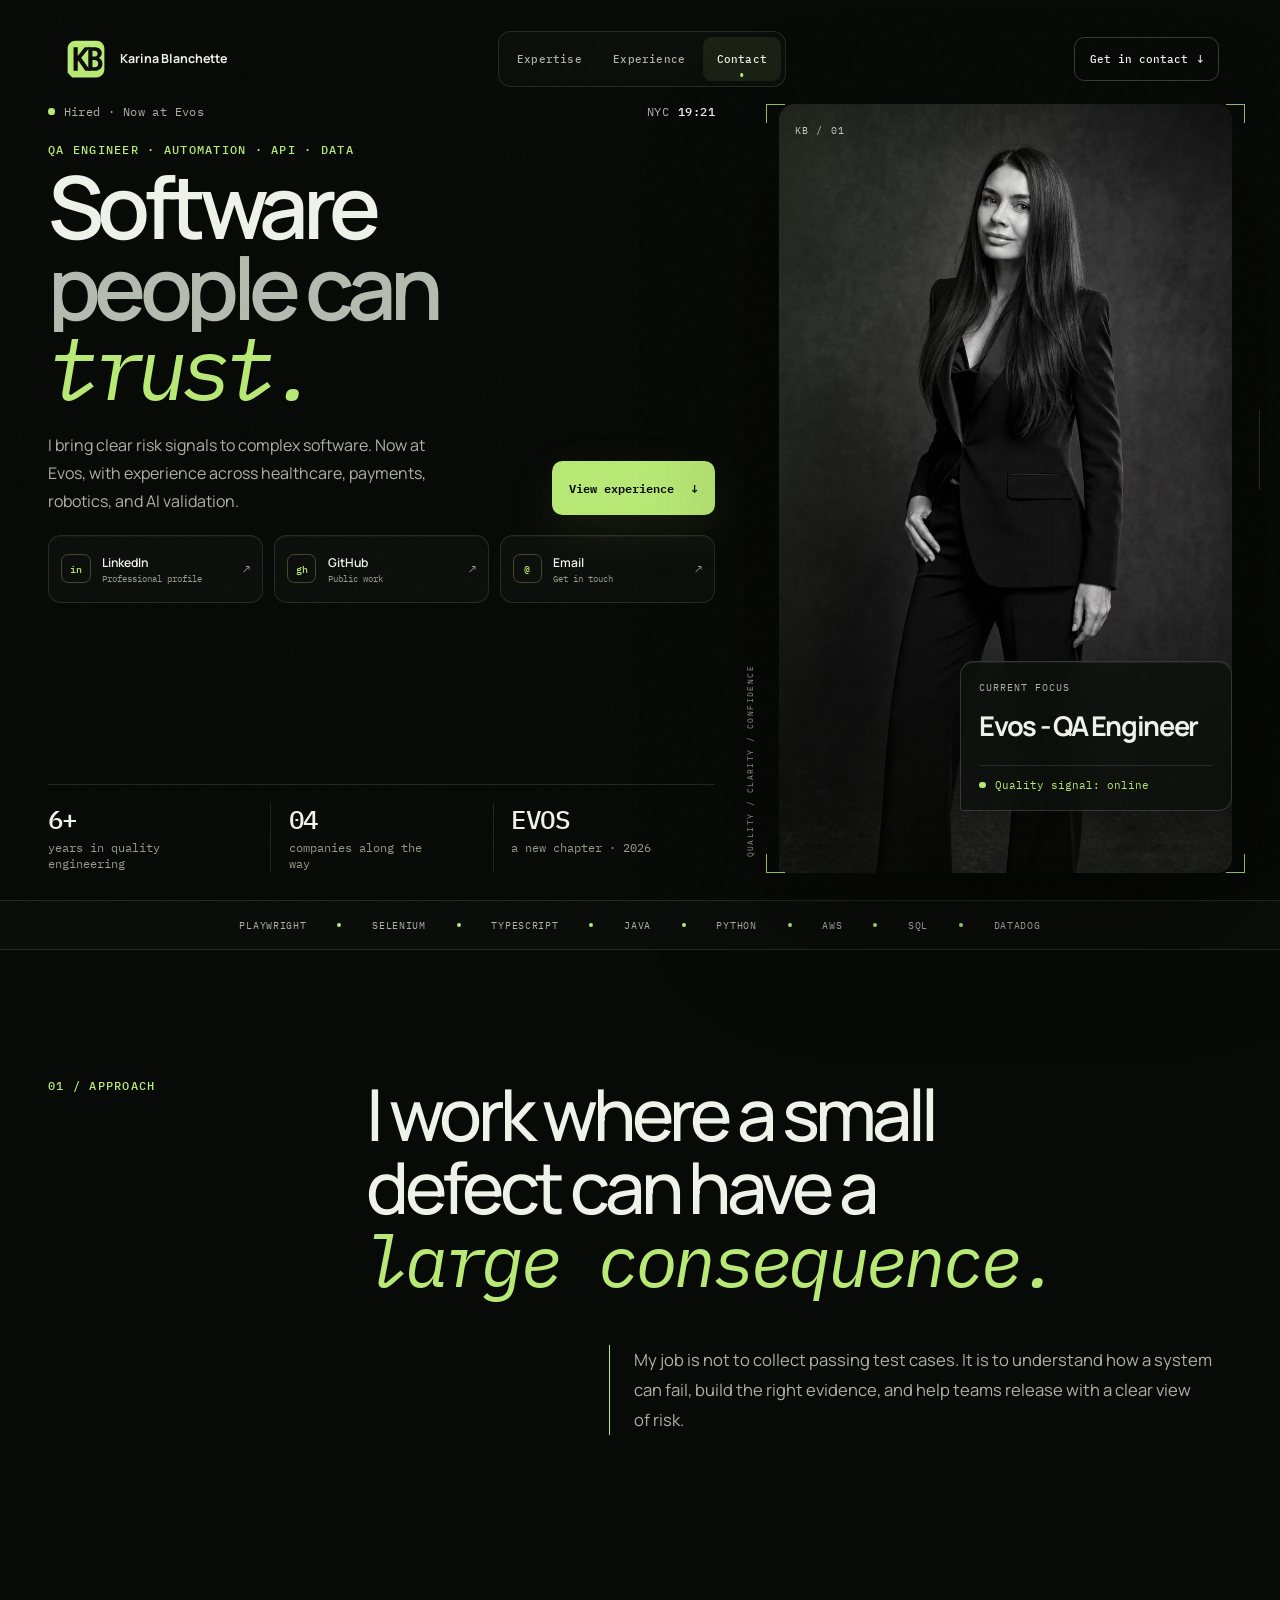
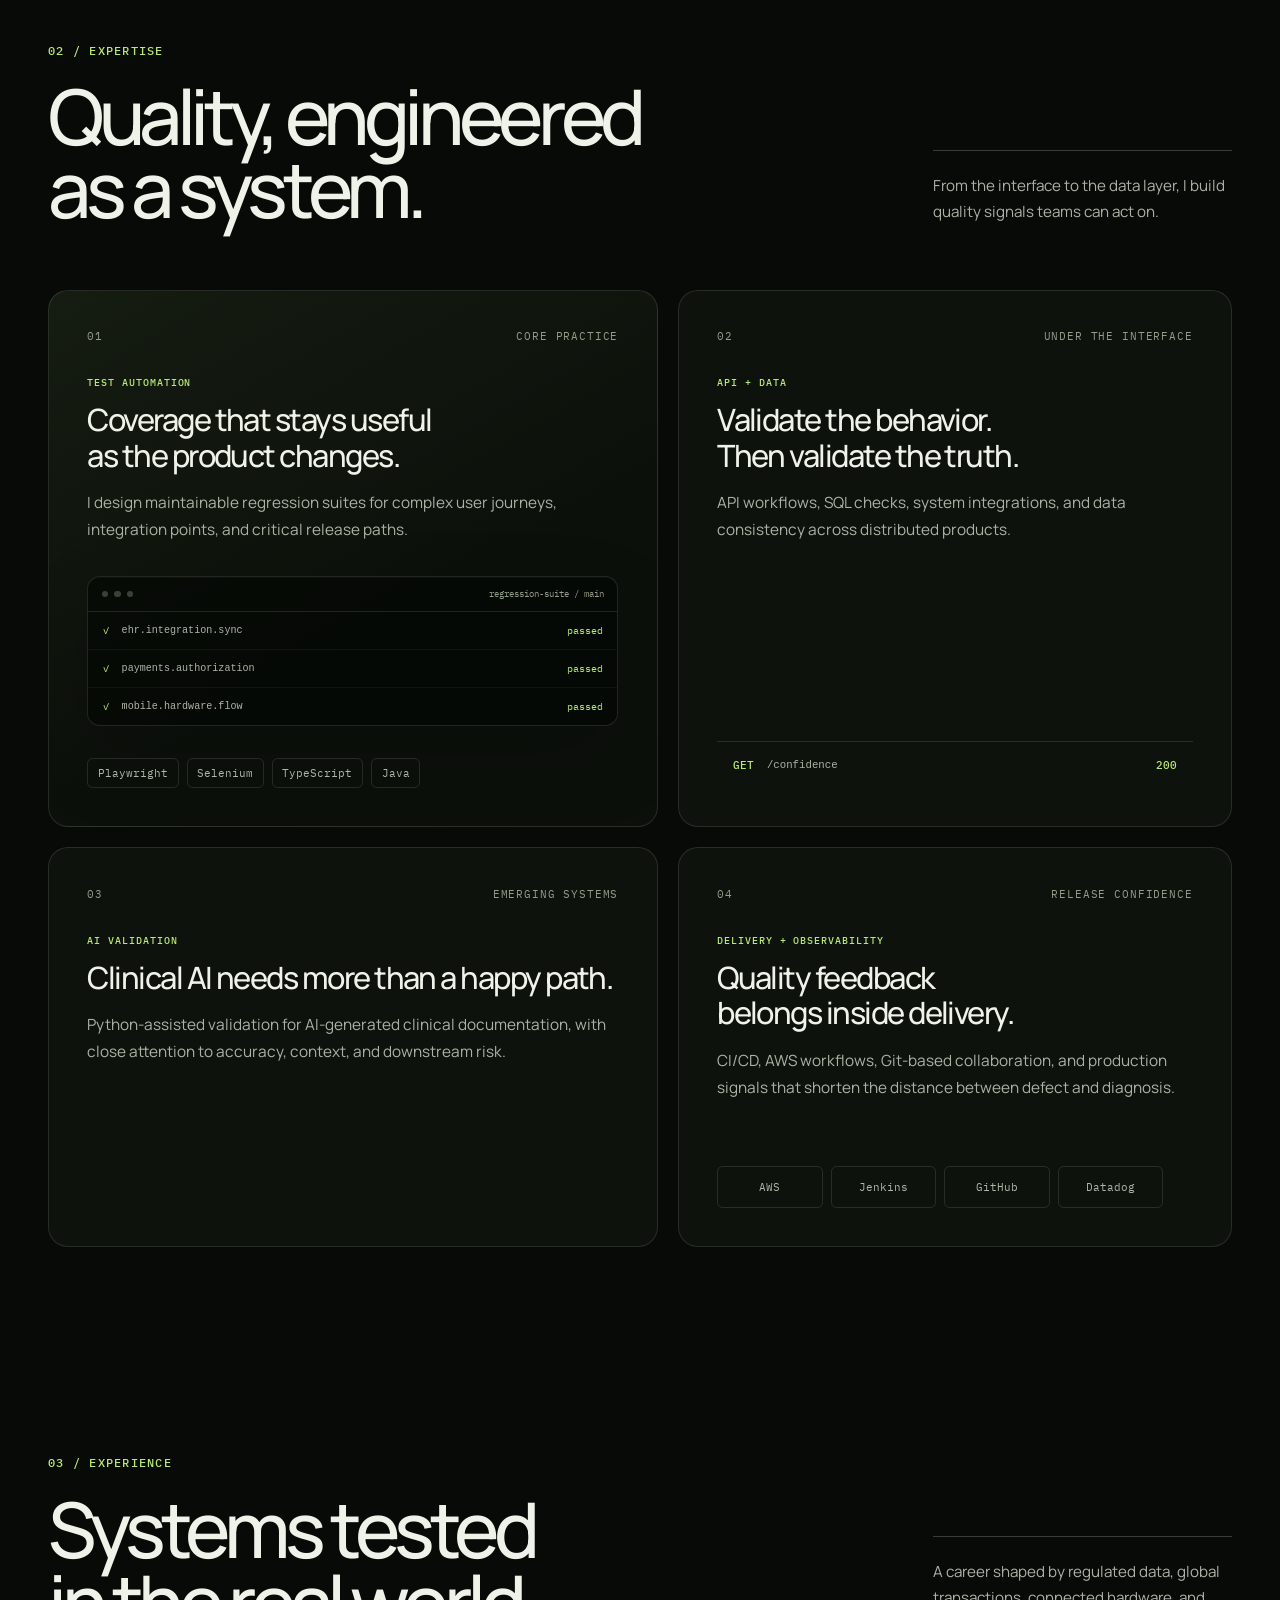
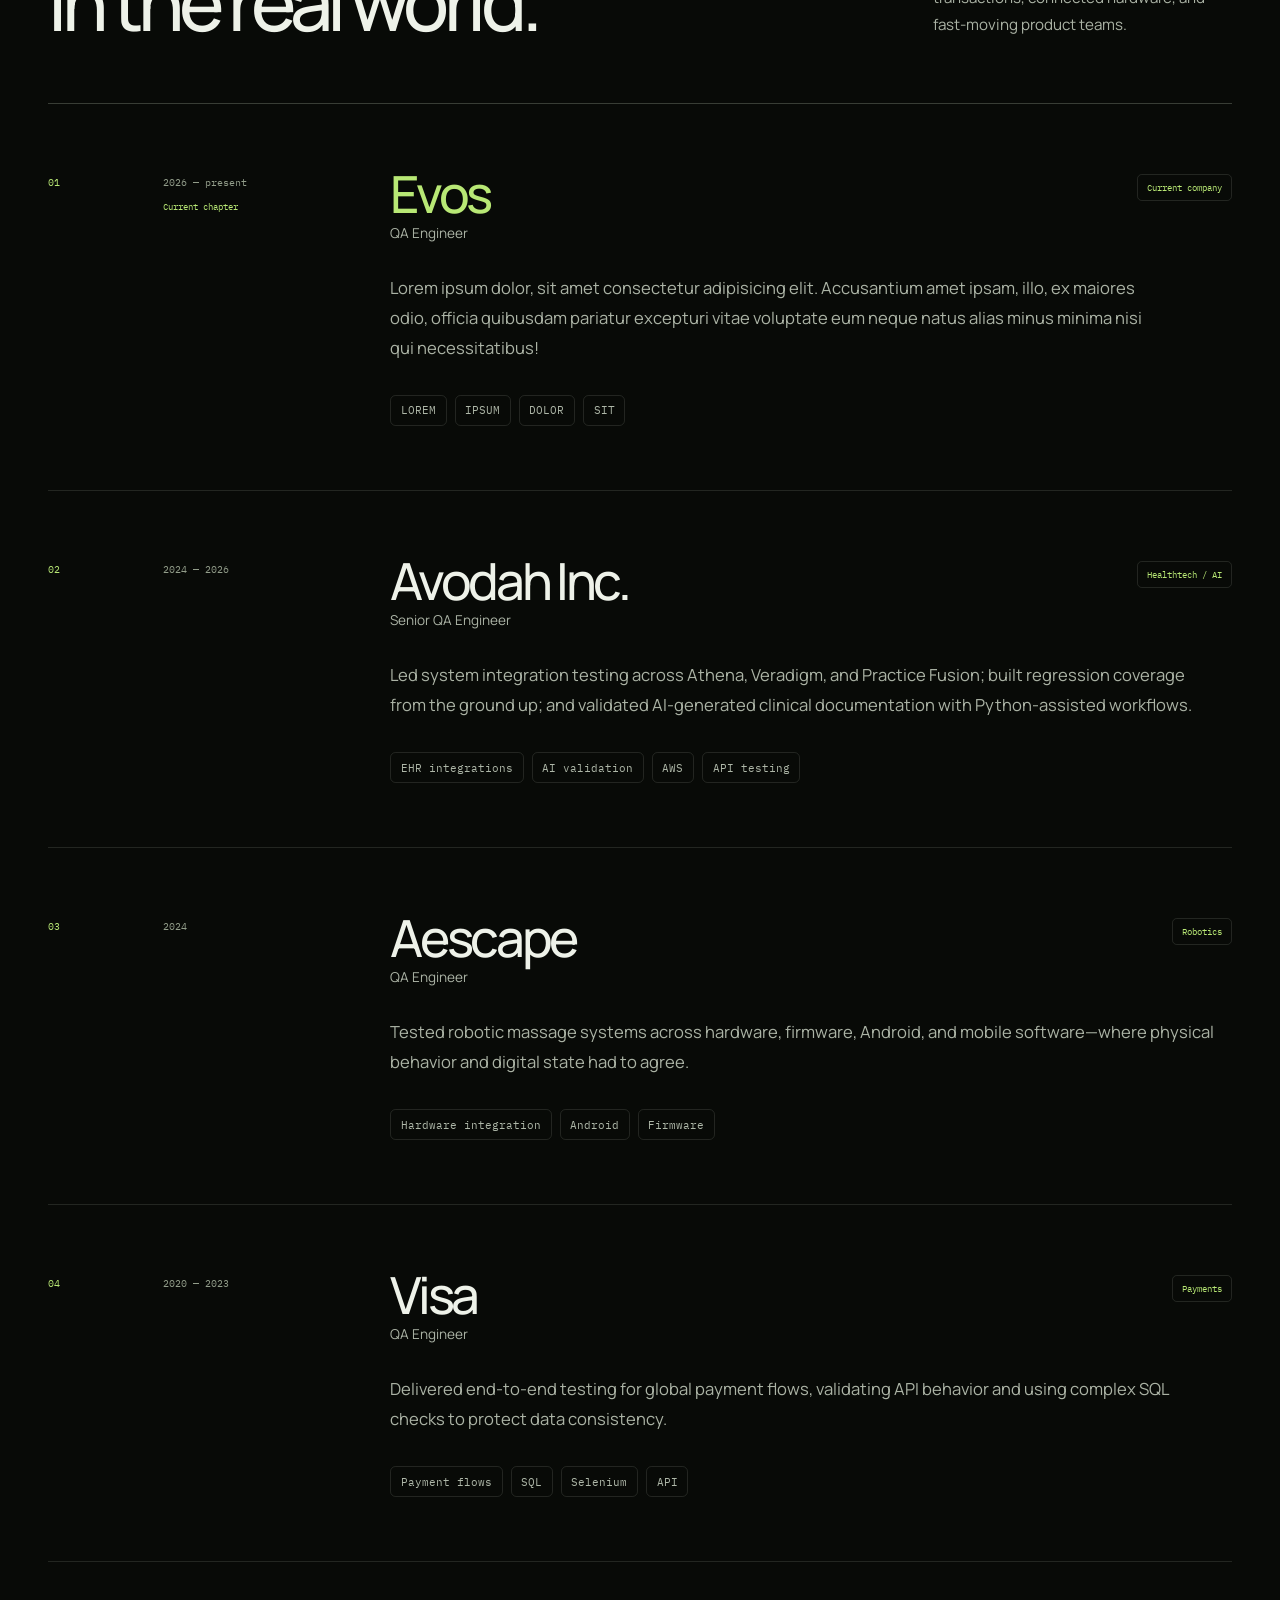
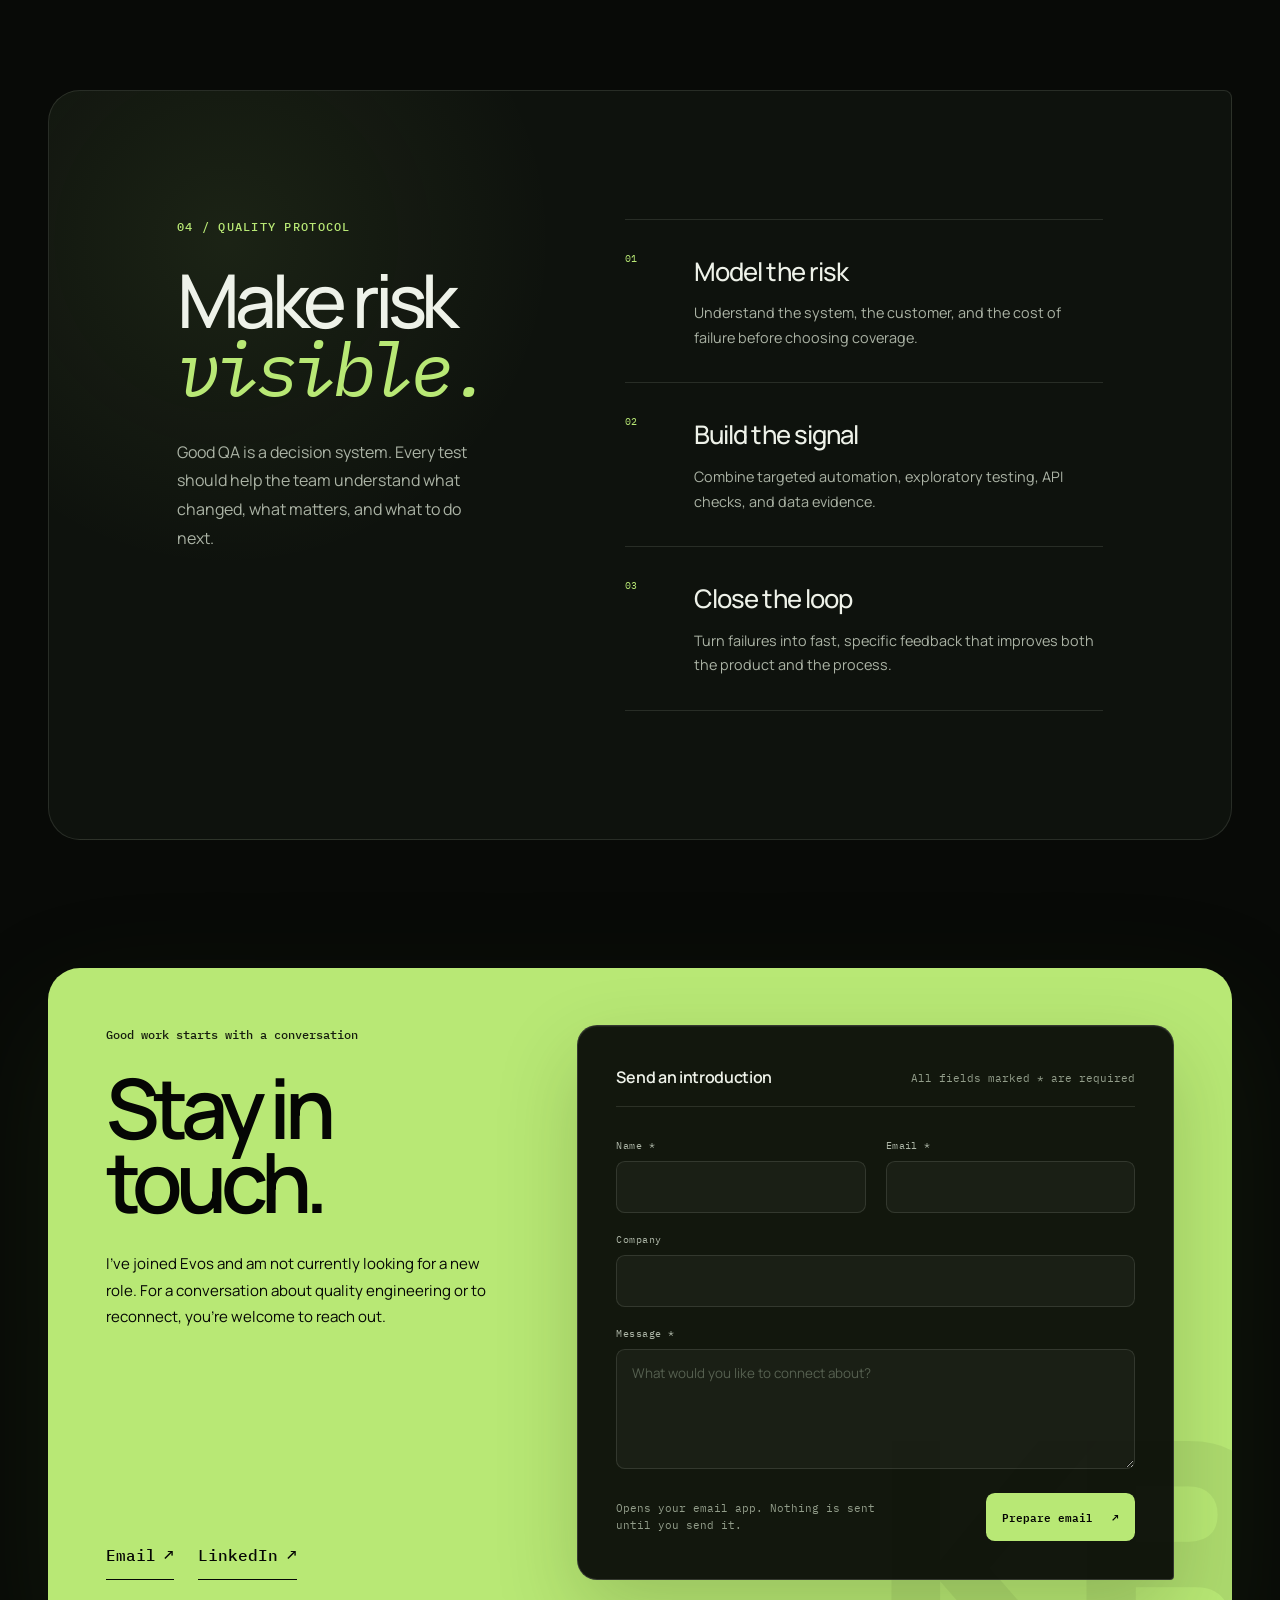
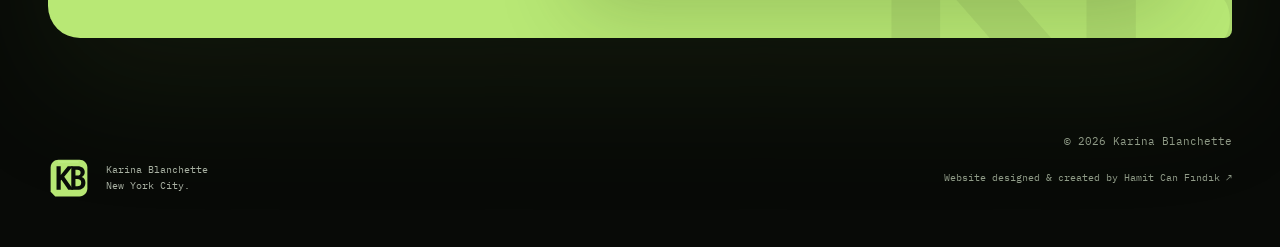
<file: index.html>
<!doctype html>
<html lang="en">

<head>
    <meta charset="UTF-8">
    <meta name="viewport" content="width=device-width, initial-scale=1">
    <meta name="theme-color" content="#080a07">
    <meta name="description"
        content="Karina Blanchette is a NYC-based QA Engineer, now at Evos since September 2026. Test automation, API and data validation for software people can trust.">
    <meta name="author" content="Karina Blanchette">
    <meta name="robots" content="index, follow, max-image-preview:large">

    <meta property="og:title" content="Karina Blanchette — QA Engineer">
    <meta property="og:description"
        content="Karina Blanchette is a NYC-based QA Engineer, now at Evos since September 2026. Test automation, API and data validation for software people can trust.">
    <meta property="og:type" content="website">
    <meta property="og:url" content="https://karinablanchette.github.io/">
    <meta property="og:site_name" content="Karina Blanchette">
    <meta property="og:locale" content="en_US">
    <meta property="og:image" content="https://karinablanchette.github.io/og-karina-blanchette-v2.jpg">
    <meta property="og:image:secure_url" content="https://karinablanchette.github.io/og-karina-blanchette-v2.jpg">
    <meta property="og:image:type" content="image/jpeg">
    <meta property="og:image:width" content="1200">
    <meta property="og:image:height" content="630">
    <meta property="og:image:alt" content="Karina Blanchette, QA Engineer — Software people can trust.">

    <meta name="twitter:card" content="summary_large_image">
    <meta name="twitter:title" content="Karina Blanchette — QA Engineer">
    <meta name="twitter:description"
        content="Karina Blanchette is a NYC-based QA Engineer, now at Evos since 2026. Test automation, API and data validation for software people can trust.">
    <meta name="twitter:image" content="https://karinablanchette.github.io/og-karina-blanchette-v2.jpg">
    <meta name="twitter:image:alt" content="Karina Blanchette, QA Engineer — Software people can trust.">

    <title>Karina Blanchette — QA Engineer | Currently at Evos</title>
    <link rel="canonical" href="https://karinablanchette.github.io/">
    <link rel="image_src" href="https://karinablanchette.github.io/og-karina-blanchette-v2.jpg">
    <link rel="icon" href="favicon.svg" type="image/svg+xml">
    <link rel="apple-touch-icon" href="apple-touch-icon.png">
    <link rel="preconnect" href="https://fonts.googleapis.com">
    <link rel="preconnect" href="https://fonts.gstatic.com" crossorigin>
    <link
        href="https://fonts.googleapis.com/css2?family=IBM+Plex+Mono:ital,wght@0,400;0,500;1,400&family=Manrope:wght@400;500;600;700;800&display=swap"
        rel="stylesheet">
    <link rel="stylesheet" href="style.css?v=2026-09">
    <script type="application/ld+json">
        {
            "@context": "https://schema.org",
            "@type": "Person",
            "name": "Karina Blanchette",
            "url": "https://karinablanchette.github.io/",
            "image": "https://karinablanchette.github.io/portrait-karina.jpg",
            "jobTitle": "QA Engineer",
            "worksFor": {"@type": "Organization", "name": "Evos"},
            "description": "NYC-based QA Engineer specializing in test automation, API and data validation, healthcare systems, payments, robotics, and AI validation.",
            "homeLocation": {
                "@type": "Place",
                "name": "New York City"
            },
            "sameAs": [
                "https://www.linkedin.com/in/karina-blanchette"
            ],
            "knowsAbout": [
                "Quality Engineering",
                "Test Automation",
                "API Testing",
                "Data Validation",
                "AI Validation"
            ]
        }
    </script>
</head>

<body data-employment="employed">
    <a class="skip-link" href="#main-content">Skip to content</a>

    <div class="page-ambient" aria-hidden="true"></div>
    <div class="noise-overlay" aria-hidden="true"></div>
    <div class="scroll-progress" aria-hidden="true"><span></span></div>

    <nav class="site-nav" aria-label="Primary navigation">
        <div class="nav-shell">
            <a class="brand magnetic" href="#top" aria-label="Karina Blanchette, home">
                <span class="brand-mark"><img src="logo-mark.svg" alt="" width="43" height="43"></span>
                <span class="brand-name">Karina Blanchette</span>
            </a>

            <div class="nav-links">
                <a href="#expertise">Expertise</a>
                <a href="#experience">Experience</a>
                <a href="#contact">Contact</a>
            </div>

            <a class="nav-resume magnetic" href="#contact">
                Get in contact <span aria-hidden="true">↓</span>
            </a>
        </div>
    </nav>

    <main id="main-content">
        <header class="hero" id="top">
            <div class="hero-copy">
                <div class="hero-meta" data-reveal>
                    <span class="availability"><i aria-hidden="true"></i> Hired · Now at Evos</span>
                    <span class="ny-time"><span class="time-label">NYC</span> <strong data-ny-time>--:--</strong></span>
                </div>

                <p class="eyebrow" data-reveal>QA Engineer · Automation · API · Data</p>
                <h1 aria-label="Software people can trust">
                    <span class="hero-line"><span>Software</span></span>
                    <span class="hero-line"><span>people can</span></span>
                    <span class="hero-line accent-line"><span>trust.</span></span>
                </h1>

                <div class="hero-intro" data-reveal>
                    <p>I bring clear risk signals to complex software. Now at Evos, with experience across healthcare,
                        payments, robotics, and AI validation.</p>
                    <div class="hero-actions">
                        <a class="button button-primary magnetic" href="#experience">View experience <span
                                aria-hidden="true">↓</span></a>
                    </div>
                </div>

                <div class="hero-socials" aria-label="Connect with Karina">
                    <a class="social-card" href="https://www.linkedin.com/in/karina-blanchette" target="_blank"
                        rel="noopener">
                        <span class="social-mark" aria-hidden="true">in</span>
                        <span><strong>LinkedIn</strong><small>Professional profile</small></span>
                        <span class="social-arrow" aria-hidden="true">↗</span>
                    </a>
                    <a class="social-card" href="https://github.com/karinablanchette" target="_blank" rel="noopener">
                        <span class="social-mark" aria-hidden="true">gh</span>
                        <span><strong>GitHub</strong><small>Public work</small></span>
                        <span class="social-arrow" aria-hidden="true">↗</span>
                    </a>
                    <a class="social-card" href="mailto:karinablanchette1@gmail.com">
                        <span class="social-mark" aria-hidden="true">@</span>
                        <span><strong>Email</strong><small>Get in touch</small></span>
                        <span class="social-arrow" aria-hidden="true">↗</span>
                    </a>
                </div>

                <dl class="hero-stats" data-reveal>
                    <div>
                        <dt>6+</dt>
                        <dd>years in quality engineering</dd>
                    </div>
                    <div>
                        <dt>04</dt>
                        <dd>companies along the way</dd>
                    </div>
                    <div>
                        <dt>EVOS</dt>
                        <dd>a new chapter · 2026</dd>
                    </div>
                </dl>
            </div>

            <div class="hero-visual" data-portrait>
                <div class="portrait-hud" aria-hidden="true">
                    <span class="corner corner-tl"></span>
                    <span class="corner corner-tr"></span>
                    <span class="corner corner-bl"></span>
                    <span class="corner corner-br"></span>
                    <span class="scan-line"></span>
                </div>
                <div class="portrait-frame">
                    <img src="portrait-karina.jpg" alt="Portrait of Karina Blanchette" width="864" height="1821"
                        fetchpriority="high" decoding="async">
                </div>
                <div class="visual-index" aria-hidden="true">KB / 01</div>
                <div class="signal-card" data-reveal>
                    <span class="signal-label">Current Focus</span>
                    <strong>Evos - QA Engineer</strong>
                    <span class="signal-reading"><i></i> Quality signal: online</span>
                </div>
                <p class="vertical-note" aria-hidden="true">QUALITY / CLARITY / CONFIDENCE</p>
            </div>
        </header>

        <div class="tech-rail" aria-label="Core technologies">
            <div class="tech-track">
                <span>Playwright</span><i></i><span>Selenium</span><i></i><span>TypeScript</span><i></i><span>Java</span><i></i><span>Python</span><i></i><span>AWS</span><i></i><span>SQL</span><i></i><span>Datadog</span>
            </div>
        </div>

        <section class="manifesto shell" aria-labelledby="manifesto-title">
            <div class="section-index" data-reveal>01 / Approach</div>
            <div class="manifesto-copy">
                <h2 id="manifesto-title" data-reveal>I work where a small defect can have a <em>large consequence.</em>
                </h2>
                <p data-reveal>My job is not to collect passing test cases. It is to understand how a system can fail,
                    build the right evidence, and help teams release with a clear view of risk.</p>
            </div>
        </section>

        <section class="expertise shell" id="expertise" aria-labelledby="expertise-title">
            <div class="section-heading">
                <div>
                    <p class="section-index" data-reveal>02 / Expertise</p>
                    <h2 id="expertise-title" data-reveal>Quality, engineered<br>as a system.</h2>
                </div>
                <p class="section-summary" data-reveal>From the interface to the data layer, I build quality signals
                    teams can act on.</p>
            </div>

            <div class="capability-grid">
                <article class="capability capability-primary" data-reveal>
                    <div class="card-topline">
                        <span>01</span>
                        <span>Core practice</span>
                    </div>
                    <div>
                        <p class="card-kicker">Test automation</p>
                        <h3>Coverage that stays useful as the product changes.</h3>
                        <p>I design maintainable regression suites for complex user journeys, integration points, and
                            critical release paths.</p>
                    </div>
                    <div class="test-console" aria-label="Automation coverage example">
                        <div class="console-bar"><span></span><span></span><span></span><strong>regression-suite /
                                main</strong></div>
                        <div class="console-row"><span>✓</span><code>ehr.integration.sync</code><em>passed</em></div>
                        <div class="console-row"><span>✓</span><code>payments.authorization</code><em>passed</em></div>
                        <div class="console-row"><span>✓</span><code>mobile.hardware.flow</code><em>passed</em></div>
                    </div>
                    <div class="tag-list">
                        <span>Playwright</span><span>Selenium</span><span>TypeScript</span><span>Java</span></div>
                </article>

                <article class="capability capability-api" data-reveal>
                    <div class="card-topline"><span>02</span><span>Under the interface</span></div>
                    <div>
                        <p class="card-kicker">API + data</p>
                        <h3>Validate the behavior. Then validate the truth.</h3>
                        <p>API workflows, SQL checks, system integrations, and data consistency across distributed
                            products.</p>
                    </div>
                    <div class="api-signature" aria-hidden="true">
                        <span>GET</span><code>/confidence</code><strong>200</strong></div>
                </article>

                <article class="capability capability-ai" data-reveal>
                    <div class="card-topline"><span>03</span><span>Emerging systems</span></div>
                    <div>
                        <p class="card-kicker">AI validation</p>
                        <h3>Clinical AI needs more than a happy path.</h3>
                        <p>Python-assisted validation for AI-generated clinical documentation, with close attention to
                            accuracy, context, and downstream risk.</p>
                    </div>
                </article>

                <article class="capability capability-platform" data-reveal>
                    <div class="card-topline"><span>04</span><span>Release confidence</span></div>
                    <div>
                        <p class="card-kicker">Delivery + observability</p>
                        <h3>Quality feedback belongs inside delivery.</h3>
                        <p>CI/CD, AWS workflows, Git-based collaboration, and production signals that shorten the
                            distance between defect and diagnosis.</p>
                    </div>
                    <div class="platform-tags" aria-hidden="true">
                        <span>AWS</span><span>Jenkins</span><span>GitHub</span><span>Datadog</span></div>
                </article>
            </div>
        </section>

        <section class="experience shell" id="experience" aria-labelledby="experience-title">
            <div class="section-heading experience-heading">
                <div>
                    <p class="section-index" data-reveal>03 / Experience</p>
                    <h2 id="experience-title" data-reveal>Systems tested<br>in the real world.</h2>
                </div>
                <p class="section-summary" data-reveal>A career shaped by regulated data, global transactions, connected
                    hardware, and fast-moving product teams.</p>
            </div>

            <div class="experience-list">
                <article class="experience-item experience-current" data-reveal>
                    <div class="experience-number">01</div>
                    <div class="experience-date"><span><time datetime="2026-09">2026</time> — present</span><i>Current
                            chapter</i></div>
                    <div class="experience-content">
                        <div class="experience-title-row">
                            <div>
                                <h3>Evos</h3>
                                <p>QA Engineer</p>
                            </div>
                            <span class="experience-domain">Current company</span>
                        </div>
                        <p>
                            Lorem ipsum dolor, sit amet consectetur adipisicing elit. Accusantium amet ipsam, illo, ex
                            maiores odio, officia quibusdam pariatur excepturi vitae voluptate eum neque natus alias
                            minus minima nisi qui necessitatibus!
                        </p>
                        <div class="tag-list"><span>LOREM</span><span>IPSUM</span><span>DOLOR</span><span>SIT</span>
                        </div>
                    </div>
                </article>
                <article class="experience-item" data-reveal>
                    <div class="experience-number">02</div>
                    <div class="experience-date"><span>2024 — 2026</span></div>
                    <div class="experience-content">
                        <div class="experience-title-row">
                            <div>
                                <h3>Avodah Inc.</h3>
                                <p>Senior QA Engineer</p>
                            </div>
                            <span class="experience-domain">Healthtech / AI</span>
                        </div>
                        <p>Led system integration testing across Athena, Veradigm, and Practice Fusion; built regression
                            coverage from the ground up; and validated AI-generated clinical documentation with
                            Python-assisted workflows.</p>
                        <div class="tag-list"><span>EHR integrations</span><span>AI
                                validation</span><span>AWS</span><span>API testing</span></div>
                    </div>
                </article>

                <article class="experience-item" data-reveal>
                    <div class="experience-number">03</div>
                    <div class="experience-date"><span>2024</span></div>
                    <div class="experience-content">
                        <div class="experience-title-row">
                            <div>
                                <h3>Aescape</h3>
                                <p>QA Engineer</p>
                            </div>
                            <span class="experience-domain">Robotics</span>
                        </div>
                        <p>Tested robotic massage systems across hardware, firmware, Android, and mobile software—where
                            physical behavior and digital state had to agree.</p>
                        <div class="tag-list"><span>Hardware integration</span><span>Android</span><span>Firmware</span>
                        </div>
                    </div>
                </article>

                <article class="experience-item" data-reveal>
                    <div class="experience-number">04</div>
                    <div class="experience-date"><span>2020 — 2023</span></div>
                    <div class="experience-content">
                        <div class="experience-title-row">
                            <div>
                                <h3>Visa</h3>
                                <p>QA Engineer</p>
                            </div>
                            <span class="experience-domain">Payments</span>
                        </div>
                        <p>Delivered end-to-end testing for global payment flows, validating API behavior and using
                            complex SQL checks to protect data consistency.</p>
                        <div class="tag-list"><span>Payment
                                flows</span><span>SQL</span><span>Selenium</span><span>API</span></div>
                    </div>
                </article>

            </div>
        </section>

        <section class="protocol shell" aria-labelledby="protocol-title">
            <div class="protocol-intro">
                <p class="section-index" data-reveal>04 / Quality protocol</p>
                <h2 id="protocol-title" data-reveal>Make risk<br><em>visible.</em></h2>
                <p data-reveal>Good QA is a decision system. Every test should help the team understand what changed,
                    what matters, and what to do next.</p>
            </div>
            <ol class="protocol-list">
                <li data-reveal>
                    <span>01</span>
                    <div>
                        <h3>Model the risk</h3>
                        <p>Understand the system, the customer, and the cost of failure before choosing coverage.</p>
                    </div>
                </li>
                <li data-reveal>
                    <span>02</span>
                    <div>
                        <h3>Build the signal</h3>
                        <p>Combine targeted automation, exploratory testing, API checks, and data evidence.</p>
                    </div>
                </li>
                <li data-reveal>
                    <span>03</span>
                    <div>
                        <h3>Close the loop</h3>
                        <p>Turn failures into fast, specific feedback that improves both the product and the process.
                        </p>
                    </div>
                </li>
            </ol>
        </section>

        <section class="contact shell" id="contact" aria-labelledby="contact-title">
            <div class="contact-card" data-reveal>
                <div class="contact-layout">
                    <div class="contact-copy">
                        <p class="contact-eyebrow">Good work starts with a conversation</p>
                        <h2 id="contact-title">Stay in touch.</h2>
                        <p>I’ve joined Evos and am not currently looking for a new role. For a conversation about
                            quality engineering or to reconnect, you’re welcome to reach out.</p>
                        <div class="contact-actions">
                            <a class="contact-link magnetic" href="mailto:karinablanchette1@gmail.com">Email <span
                                    aria-hidden="true">↗</span></a>
                            <a class="contact-link magnetic" href="https://www.linkedin.com/in/karina-blanchette"
                                target="_blank" rel="noopener">LinkedIn <span aria-hidden="true">↗</span></a>

                        </div>
                    </div>

                    <form class="contact-form" data-contact-form novalidate>
                        <div class="form-heading">
                            <span>Send an introduction</span>
                            <em>All fields marked * are required</em>
                        </div>
                        <div class="form-grid">
                            <label>
                                <span>Name *</span>
                                <input type="text" name="name" autocomplete="name" required>
                            </label>
                            <label>
                                <span>Email *</span>
                                <input type="email" name="email" autocomplete="email" required>
                            </label>
                            <label class="form-wide">
                                <span>Company</span>
                                <input type="text" name="company" autocomplete="organization">
                            </label>
                            <label class="form-wide">
                                <span>Message *</span>
                                <textarea name="message" rows="4" minlength="12" required
                                    placeholder="What would you like to connect about?"></textarea>
                            </label>
                        </div>
                        <div class="form-submit-row">
                            <p class="form-status" id="form-status" data-form-status aria-live="polite">Opens your email
                                app. Nothing is sent until you send it.</p>
                            <button class="form-submit magnetic" type="submit">Prepare email <span
                                    aria-hidden="true">↗</span></button>
                        </div>
                    </form>
                </div>
            </div>
        </section>
    </main>

    <footer class="site-footer shell">
        <div class="footer-brand"><span class="brand-mark"><img src="logo-mark.svg" alt="" width="43"
                    height="43"></span><span>Karina Blanchette<br>New York City.</span></div>
        <div class="footer-meta">
            <p class="copyright">© <span data-year>2026</span> Karina Blanchette</p>
            <a class="footer-credit" href="https://hamitcf.info" target="_blank" rel="noopener">Website designed &amp;
                created by Hamit Can Fındık ↗</a>
        </div>
    </footer>

    <script src="script.js?v=2026-09" defer></script>
</body>

</html>
</file>
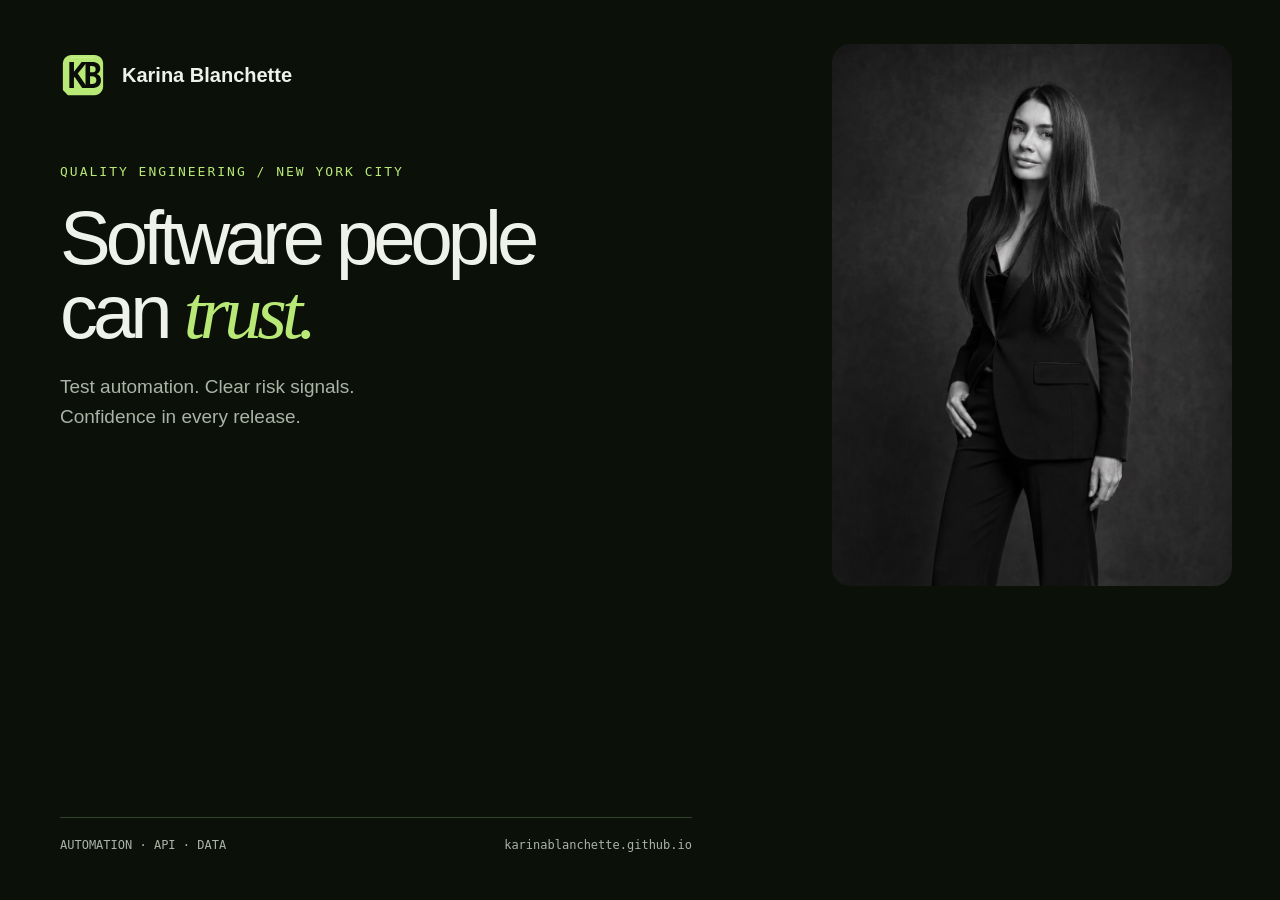
<file: src/social-preview.html>
<!doctype html>
<html lang="en">
<head>
  <meta charset="utf-8">
  <meta name="viewport" content="width=device-width, initial-scale=1">
  <meta name="robots" content="noindex">
  <title>Karina Blanchette — social preview artwork</title>
  <style>
    * { box-sizing: border-box; }
    html, body { margin: 0; width: 1200px; height: 630px; overflow: hidden; }
    body { background: #0b1009; color: #eef2e9; font-family: Arial, sans-serif; padding: 52px 60px; }
    .brand { display: flex; align-items: center; gap: 16px; font-size: 20px; font-weight: 600; }
    .brand img { width: 46px; height: 46px; }
    .role { color: #b8e875; font: 13px monospace; letter-spacing: 2px; margin-top: 66px; }
    h1 { position: relative; z-index: 2; margin: 22px 0; font-size: 76px; font-weight: 500; line-height: 0.98; letter-spacing: -5px; }
    em { color: #b8e875; font-family: Georgia, serif; font-weight: 400; }
    .summary { width: 530px; color: #abb3a5; font-size: 19px; line-height: 1.6; }
    .portrait { position: absolute; right: 48px; top: 44px; width: 400px; height: 542px; object-fit: cover; object-position: 50% 6%; border-radius: 18px; }
    .footer { position: absolute; bottom: 48px; left: 60px; width: 632px; padding-top: 20px; border-top: 1px solid #34412b; display: flex; justify-content: space-between; color: #abb3a5; font: 12px monospace; }
  </style>
</head>
<body>
  <div class="brand"><img src="../logo-mark.svg" alt="">Karina Blanchette</div>
  <p class="role">QUALITY ENGINEERING / NEW YORK CITY</p>
  <h1>Software people<br>can <em>trust.</em></h1>
  <p class="summary">Test automation. Clear risk signals.<br>Confidence in every release.</p>
  <img class="portrait" src="../portrait-karina.jpg" alt="Portrait of Karina Blanchette">
  <div class="footer"><span>AUTOMATION · API · DATA</span><span>karinablanchette.github.io</span></div>
</body>
</html>
</file>
<file: style.css>
:root {
    --bg: #080a07;
    --bg-deep: #050604;
    --surface: #0e120d;
    --surface-2: #131812;
    --text: #eef2e9;
    --muted: #abb3a5;
    --faint: #929d8a;
    --accent: #b8e875;
    --accent-dark: #161d0e;
    --line: rgba(226, 239, 218, 0.12);
    --line-strong: rgba(226, 239, 218, 0.22);
    --mono: "IBM Plex Mono", monospace;
    --sans: "Manrope", sans-serif;
    --shell: min(1400px, calc(100% - 6rem));
    --ease: cubic-bezier(0.22, 1, 0.36, 1);
}

* {
    box-sizing: border-box;
    margin: 0;
    padding: 0;
}

html {
    scroll-behavior: smooth;
    scroll-padding-top: 7rem;
    background: var(--bg);
}

body {
    min-width: 320px;
    overflow-x: clip;
    background: var(--bg);
    color: var(--text);
    font-family: var(--sans);
    font-size: 16px;
    line-height: 1.6;
    -webkit-font-smoothing: antialiased;
}

body::before {
    content: "";
    position: fixed;
    inset: 0;
    z-index: -3;
    background-image:
        linear-gradient(rgba(184, 232, 117, 0.018) 1px, transparent 1px),
        linear-gradient(90deg, rgba(184, 232, 117, 0.018) 1px, transparent 1px);
    background-size: 72px 72px;
    mask-image: linear-gradient(to bottom, black, transparent 85%);
    pointer-events: none;
}

::selection {
    background: var(--accent);
    color: var(--bg-deep);
}

::-webkit-scrollbar {
    width: 10px;
}

::-webkit-scrollbar-track {
    background: var(--bg-deep);
}

::-webkit-scrollbar-thumb {
    border: 3px solid var(--bg-deep);
    border-radius: 10px;
    background: #394431;
}

a {
    color: inherit;
    text-decoration: none;
}

a:focus-visible,
button:focus-visible {
    outline: 2px solid var(--accent);
    outline-offset: 5px;
}

img {
    display: block;
    max-width: 100%;
}

.skip-link {
    position: fixed;
    top: 1rem;
    left: 1rem;
    z-index: 1000;
    padding: 0.8rem 1rem;
    transform: translateY(-160%);
    background: var(--accent);
    color: var(--bg-deep);
    font: 600 0.8rem var(--mono);
    transition: transform 180ms ease;
}

.skip-link:focus {
    transform: translateY(0);
}

.page-ambient {
    position: fixed;
    inset: -30%;
    z-index: -2;
    pointer-events: none;
    background:
        radial-gradient(circle at 82% 18%, rgba(161, 211, 99, 0.11), transparent 22%),
        radial-gradient(circle at 18% 75%, rgba(85, 112, 68, 0.07), transparent 25%);
    filter: blur(30px);
}

.noise-overlay {
    position: fixed;
    inset: 0;
    z-index: 500;
    opacity: 0.035;
    pointer-events: none;
    background-image: url("data:image/svg+xml,%3Csvg viewBox='0 0 180 180' xmlns='http://www.w3.org/2000/svg'%3E%3Cfilter id='n'%3E%3CfeTurbulence type='fractalNoise' baseFrequency='.82' numOctaves='4' stitchTiles='stitch'/%3E%3C/filter%3E%3Crect width='100%25' height='100%25' filter='url(%23n)' opacity='.75'/%3E%3C/svg%3E");
}

.cursor-glow {
    position: fixed;
    top: 0;
    left: 0;
    z-index: 1;
    width: 24rem;
    height: 24rem;
    border-radius: 50%;
    opacity: 0;
    pointer-events: none;
    background: radial-gradient(circle, rgba(184, 232, 117, 0.08), transparent 68%);
    transform: translate(-50%, -50%);
}

.scroll-progress {
    position: fixed;
    right: 1.25rem;
    top: 50%;
    z-index: 90;
    width: 1px;
    height: 5rem;
    overflow: hidden;
    background: rgba(255, 255, 255, 0.12);
    transform: translateY(-50%);
}

.scroll-progress span {
    display: block;
    width: 100%;
    height: 100%;
    background: var(--accent);
    transform: scaleY(0);
    transform-origin: top;
}

.shell {
    width: var(--shell);
    margin-inline: auto;
}

.site-nav {
    position: fixed;
    top: 1.25rem;
    left: 50%;
    z-index: 100;
    width: var(--shell);
    transform: translateX(-50%);
}

.nav-shell {
    min-height: 4.5rem;
    padding: 0.65rem 0.75rem 0.65rem 1rem;
    display: grid;
    grid-template-columns: 1fr auto 1fr;
    align-items: center;
    border: 1px solid transparent;
    border-radius: 1rem;
    transition: background 300ms ease, border-color 300ms ease, box-shadow 300ms ease;
}

.site-nav.scrolled .nav-shell {
    border-color: var(--line);
    background: rgba(10, 13, 9, 0.76);
    box-shadow: 0 1.2rem 3rem rgba(4, 7, 3, 0.28), inset 0 1px rgba(255, 255, 255, 0.04);
    backdrop-filter: blur(18px) saturate(1.25);
}

.brand {
    justify-self: start;
    display: inline-flex;
    align-items: center;
    gap: 0.8rem;
}

.brand-mark {
    width: 2.65rem;
    height: 2.65rem;
    display: inline-flex;
    flex: 0 0 auto;
}

.brand-mark img {
    display: block;
    width: 100%;
    height: 100%;
}

.brand-name {
    font-size: 0.78rem;
    font-weight: 700;
    letter-spacing: -0.01em;
}

.nav-links {
    display: flex;
    align-items: center;
    gap: 0.25rem;
    padding: 0.3rem;
    border: 1px solid var(--line);
    border-radius: 0.8rem;
    background: rgba(255, 255, 255, 0.018);
}

.nav-links a {
    position: relative;
    padding: 0.6rem 0.85rem;
    border-radius: 0.55rem;
    color: var(--muted);
    font: 500 0.68rem var(--mono);
    letter-spacing: 0.02em;
    transition: color 220ms ease, background 220ms ease;
}

.nav-links a:hover,
.nav-links a.active {
    background: rgba(184, 232, 117, 0.08);
    color: var(--text);
}

.nav-links a.active::after {
    content: "";
    position: absolute;
    left: 50%;
    bottom: 0.28rem;
    width: 0.22rem;
    height: 0.22rem;
    border-radius: 50%;
    background: var(--accent);
    transform: translateX(-50%);
}

.nav-resume {
    justify-self: end;
    padding: 0.7rem 0.9rem;
    border: 1px solid var(--line-strong);
    border-radius: 0.65rem;
    font: 500 0.69rem var(--mono);
    transition: border-color 220ms ease, background 220ms ease, color 220ms ease;
}

.nav-resume:hover {
    border-color: var(--accent);
    background: var(--accent);
    color: var(--bg-deep);
}

.hero {
    width: var(--shell);
    min-height: 100dvh;
    margin-inline: auto;
    padding: 9.5rem 0 5rem;
    display: grid;
    grid-template-columns: minmax(0, 1.06fr) minmax(25rem, 0.72fr);
    align-items: center;
    gap: clamp(3rem, 7vw, 8rem);
}

.hero-copy {
    min-width: 0;
}

.hero-meta {
    max-width: 46rem;
    margin-bottom: clamp(2rem, 5vh, 4.8rem);
    display: flex;
    justify-content: space-between;
    align-items: center;
    gap: 1rem;
    color: var(--muted);
    font: 0.66rem var(--mono);
    letter-spacing: 0.035em;
}

.availability,
.ny-time {
    display: inline-flex;
    align-items: center;
    gap: 0.55rem;
}

.availability i,
.signal-reading i,
.contact-status i {
    width: 0.42rem;
    height: 0.42rem;
    display: inline-block;
    border-radius: 50%;
    background: var(--accent);
    box-shadow: 0 0 0 0 rgba(184, 232, 117, 0.55);
    animation: pulse 2.4s infinite;
}

.ny-time strong {
    color: var(--text);
    font-weight: 500;
    font-variant-numeric: tabular-nums;
}

.eyebrow,
.section-index {
    color: var(--accent);
    font: 500 0.67rem var(--mono);
    letter-spacing: 0.11em;
    text-transform: uppercase;
}

.eyebrow {
    margin-bottom: 1.35rem;
}

.hero h1 {
    max-width: 56rem;
    font-size: clamp(4.3rem, 7.7vw, 8.7rem);
    font-weight: 600;
    line-height: 0.82;
    letter-spacing: -0.075em;
    text-wrap: balance;
}

.hero-line {
    display: block;
    overflow: hidden;
    padding: 0 0.08em 0.11em 0;
}

.hero-line > span {
    display: block;
}

.hero-line:nth-child(2) {
    color: #b4bbb0;
}

.hero-line.accent-line {
    color: var(--accent);
    font-family: var(--mono);
    font-style: italic;
    font-weight: 400;
    letter-spacing: -0.09em;
}

.hero-intro {
    max-width: 46rem;
    margin-top: 2.6rem;
    display: grid;
    grid-template-columns: 1fr auto;
    align-items: end;
    gap: 2rem;
}

.hero-intro > p {
    max-width: 38rem;
    color: var(--muted);
    font-size: clamp(1rem, 1.25vw, 1.16rem);
    line-height: 1.75;
    text-wrap: pretty;
}

.hero-actions {
    display: flex;
    flex-direction: column;
    align-items: flex-start;
    gap: 1.1rem;
}

.hero-socials {
    max-width: 46rem;
    margin-top: clamp(1rem, 2.2vh, 1.6rem);
    display: grid;
    grid-template-columns: repeat(3, minmax(0, 1fr));
    gap: 0.65rem;
}

.social-card {
    position: relative;
    min-width: 0;
    min-height: 4.25rem;
    padding: 0.75rem;
    overflow: hidden;
    display: grid;
    grid-template-columns: auto minmax(0, 1fr) auto;
    align-items: center;
    gap: 0.7rem;
    border: 1px solid var(--line);
    border-radius: 0.8rem;
    background: rgba(255, 255, 255, 0.025);
    box-shadow: inset 0 1px rgba(255, 255, 255, 0.035);
    animation: social-card-in 700ms var(--ease) both;
    transition: border-color 240ms ease, background 240ms ease, box-shadow 240ms ease, transform 240ms var(--ease);
}

.social-card:nth-child(2) { animation-delay: 80ms; }
.social-card:nth-child(3) { animation-delay: 160ms; }

.social-card::before {
    content: "";
    position: absolute;
    inset: -40% auto -40% -35%;
    width: 38%;
    pointer-events: none;
    background: linear-gradient(90deg, transparent, rgba(184, 232, 117, 0.13), transparent);
    transform: translateX(-180%) skewX(-18deg);
    transition: transform 600ms var(--ease);
}

.social-card:hover,
.social-card:focus-visible {
    border-color: rgba(184, 232, 117, 0.45);
    background: rgba(184, 232, 117, 0.055);
    box-shadow: 0 1rem 2.6rem rgba(4, 8, 3, 0.26), inset 0 1px rgba(255, 255, 255, 0.06);
    transform: translateY(-3px);
}

.social-card:hover::before,
.social-card:focus-visible::before {
    transform: translateX(430%) skewX(-18deg);
}

.social-card:active { transform: translateY(0) scale(0.985); }

.social-mark {
    width: 1.85rem;
    height: 1.85rem;
    display: inline-grid;
    place-items: center;
    border: 1px solid rgba(184, 232, 117, 0.28);
    border-radius: 0.45rem;
    color: var(--accent);
    font: 500 0.65rem var(--mono);
    text-transform: lowercase;
    transition: background 240ms ease, color 240ms ease, transform 240ms var(--ease);
}

.social-card:hover .social-mark,
.social-card:focus-visible .social-mark {
    background: var(--accent);
    color: var(--bg-deep);
    transform: rotate(-4deg) scale(1.05);
}

.social-card strong,
.social-card small { display: block; overflow: hidden; text-overflow: ellipsis; white-space: nowrap; }
.social-card strong { color: var(--text); font-size: 0.76rem; font-weight: 600; }
.social-card small { margin-top: 0.05rem; color: var(--faint); font: 0.54rem var(--mono); }
.social-arrow { color: var(--faint); font: 0.72rem var(--mono); transition: color 220ms ease, transform 220ms var(--ease); }
.social-card:hover .social-arrow,
.social-card:focus-visible .social-arrow { color: var(--accent); transform: translate(2px, -2px); }

.button {
    min-height: 3.35rem;
    padding: 0.85rem 1.05rem;
    display: inline-flex;
    align-items: center;
    justify-content: center;
    gap: 1.1rem;
    border-radius: 0.65rem;
    font: 600 0.73rem var(--mono);
    transition: transform 220ms var(--ease), background 220ms ease;
}

.button-primary {
    background: var(--accent);
    color: var(--bg-deep);
    box-shadow: 0 1rem 2.8rem rgba(108, 151, 64, 0.14);
}

.button-primary:hover {
    background: #cbf398;
    transform: translateY(-2px);
}

.button:active,
.nav-resume:active {
    transform: scale(0.98);
}

.text-link {
    padding-bottom: 0.3rem;
    border-bottom: 1px solid var(--line-strong);
    color: var(--muted);
    font: 500 0.69rem var(--mono);
    transition: color 200ms ease, border-color 200ms ease;
}

.text-link:hover {
    border-color: var(--accent);
    color: var(--text);
}

.hero-stats {
    max-width: 46rem;
    margin-top: clamp(3rem, 7vh, 6.5rem);
    padding-top: 1.1rem;
    display: grid;
    grid-template-columns: repeat(3, 1fr);
    border-top: 1px solid var(--line);
}

@keyframes social-card-in {
    from { transform: translateY(10px); }
    to { transform: translateY(0); }
}

.hero-stats div {
    padding-right: 1.1rem;
}

.hero-stats div + div {
    padding-left: 1.1rem;
    border-left: 1px solid var(--line);
}

.hero-stats dt {
    margin-bottom: 0.25rem;
    color: var(--text);
    font: 500 clamp(1.3rem, 2vw, 2rem) var(--mono);
    letter-spacing: -0.06em;
    font-variant-numeric: tabular-nums;
}

.hero-stats dd {
    max-width: 9rem;
    color: var(--faint);
    font: 0.65rem/1.45 var(--mono);
}

.hero-visual {
    position: relative;
    align-self: stretch;
    min-height: 42rem;
    display: flex;
    align-items: center;
}

.portrait-frame {
    position: relative;
    width: 100%;
    height: min(74vh, 51rem);
    min-height: 38rem;
    overflow: hidden;
    border-radius: 1rem 1rem 1rem 0.2rem;
    background: #161a15;
    box-shadow: 0 3rem 8rem rgba(0, 0, 0, 0.35);
}

.portrait-frame::after {
    content: "";
    position: absolute;
    inset: 0;
    background:
        linear-gradient(to top, rgba(5, 7, 4, 0.58), transparent 35%),
        linear-gradient(115deg, rgba(184, 232, 117, 0.07), transparent 40%);
    pointer-events: none;
}

.portrait-frame img {
    width: 100%;
    height: 100%;
    object-fit: cover;
    object-position: 50% 6%;
    filter: contrast(1.04) grayscale(0.12);
    transform: scale(1.035);
}

.portrait-hud {
    position: absolute;
    inset: calc(50% - min(37vh, 25.5rem)) -0.8rem auto;
    z-index: 4;
    height: min(74vh, 51rem);
    min-height: 38rem;
    pointer-events: none;
}

.corner {
    position: absolute;
    width: 1.2rem;
    height: 1.2rem;
    border-color: var(--accent);
    border-style: solid;
    opacity: 0.8;
}

.corner-tl { top: 0; left: 0; border-width: 1px 0 0 1px; }
.corner-tr { top: 0; right: 0; border-width: 1px 1px 0 0; }
.corner-bl { bottom: 0; left: 0; border-width: 0 0 1px 1px; }
.corner-br { right: 0; bottom: 0; border-width: 0 1px 1px 0; }

.scan-line {
    position: absolute;
    left: 0.8rem;
    right: 0.8rem;
    top: 18%;
    height: 1px;
    opacity: 0;
    background: linear-gradient(90deg, transparent, var(--accent), transparent);
    box-shadow: 0 0 1.5rem rgba(184, 232, 117, 0.45);
    animation: scan 5.8s 1.2s infinite var(--ease);
}

.visual-index {
    position: absolute;
    z-index: 5;
    top: calc(50% - min(37vh, 25.5rem) + 1rem);
    left: 1rem;
    color: rgba(255, 255, 255, 0.74);
    font: 0.6rem var(--mono);
    letter-spacing: 0.12em;
}

.signal-card {
    position: absolute;
    z-index: 7;
    right: 0;
    bottom: 8%;
    width: min(17rem, 70%);
    padding: 1.15rem;
    border: 1px solid rgba(255, 255, 255, 0.16);
    border-radius: 0.85rem 0.85rem 0.85rem 0.15rem;
    background: rgba(12, 16, 11, 0.78);
    box-shadow: 0 1.5rem 4rem rgba(0, 0, 0, 0.28), inset 0 1px rgba(255, 255, 255, 0.06);
    backdrop-filter: blur(18px) saturate(1.2);
}

.signal-label {
    display: block;
    margin-bottom: 0.8rem;
    color: var(--muted);
    font: 0.6rem var(--mono);
    text-transform: uppercase;
    letter-spacing: 0.1em;
}

.signal-card strong {
    display: block;
    margin-bottom: 1.2rem;
    font-size: 0.95rem;
    line-height: 1.45;
    letter-spacing: -0.02em;
}

.signal-reading {
    display: flex;
    align-items: center;
    gap: 0.55rem;
    padding-top: 0.75rem;
    border-top: 1px solid var(--line);
    color: var(--accent);
    font: 0.59rem var(--mono);
}

.vertical-note {
    position: absolute;
    z-index: 6;
    left: -2.2rem;
    bottom: 1rem;
    color: var(--faint);
    font: 0.52rem var(--mono);
    letter-spacing: 0.17em;
    writing-mode: vertical-rl;
    transform: rotate(180deg);
}

.tech-rail {
    width: 100%;
    overflow: hidden;
    border-block: 1px solid var(--line);
    background: rgba(255, 255, 255, 0.012);
}

.tech-track {
    width: max-content;
    min-width: 100%;
    padding: 1.05rem 3rem;
    display: flex;
    justify-content: center;
    align-items: center;
    gap: clamp(1.2rem, 2.4vw, 3rem);
    color: var(--muted);
    font: 0.65rem var(--mono);
    letter-spacing: 0.07em;
    text-transform: uppercase;
}

.tech-track i {
    width: 0.25rem;
    height: 0.25rem;
    border-radius: 50%;
    background: var(--accent);
}

.manifesto {
    padding-block: clamp(8rem, 14vw, 14rem);
    display: grid;
    grid-template-columns: 1fr 3.2fr;
    gap: 3rem;
}

.manifesto-copy h2 {
    max-width: 65rem;
    font-size: clamp(2.8rem, 5.6vw, 6.4rem);
    font-weight: 500;
    line-height: 1.02;
    letter-spacing: -0.065em;
    text-wrap: balance;
}

.manifesto-copy h2 em,
.protocol-intro h2 em {
    color: var(--accent);
    font-family: var(--mono);
    font-weight: 400;
}

.manifesto-copy > p {
    max-width: 38rem;
    margin-top: 3rem;
    margin-left: 28%;
    padding-left: 1.5rem;
    border-left: 1px solid var(--accent);
    color: var(--muted);
    font-size: 1.04rem;
    line-height: 1.8;
    text-wrap: pretty;
}

.expertise,
.experience {
    padding-block: 5rem clamp(9rem, 14vw, 13rem);
}

.section-heading {
    margin-bottom: clamp(4rem, 8vw, 8rem);
    display: grid;
    grid-template-columns: minmax(0, 2.2fr) minmax(18rem, 0.8fr);
    align-items: end;
    gap: 4rem;
}

.section-heading .section-index {
    margin-bottom: 1.4rem;
}

.section-heading h2 {
    font-size: clamp(3rem, 6vw, 6.7rem);
    font-weight: 500;
    line-height: 0.95;
    letter-spacing: -0.07em;
    text-wrap: balance;
}

.section-summary {
    max-width: 27rem;
    padding-top: 1.4rem;
    border-top: 1px solid var(--line-strong);
    color: var(--muted);
    font-size: 0.95rem;
    line-height: 1.75;
    text-wrap: pretty;
}

.capability-grid {
    display: grid;
    grid-template-columns: repeat(12, 1fr);
    gap: 1rem;
}

.capability {
    position: relative;
    min-height: 24rem;
    padding: clamp(1.4rem, 2.5vw, 2.2rem);
    overflow: hidden;
    display: flex;
    flex-direction: column;
    justify-content: space-between;
    border: 1px solid var(--line);
    background: var(--surface);
    transition: transform 420ms var(--ease), border-color 300ms ease, background 300ms ease;
}

.capability::before {
    content: "";
    position: absolute;
    inset: 0;
    opacity: 0;
    pointer-events: none;
    background: radial-gradient(circle at 80% 10%, rgba(184, 232, 117, 0.09), transparent 32%);
    transition: opacity 300ms ease;
}

.capability:hover {
    z-index: 2;
    border-color: rgba(184, 232, 117, 0.34);
    background: #10150e;
}

.capability:hover::before {
    opacity: 1;
}

.capability-primary {
    grid-column: span 7;
    grid-row: span 2;
    min-height: 49rem;
    border-radius: 1.6rem 0.4rem 1.6rem 1.6rem;
    background: linear-gradient(150deg, #151c11, #0c100b 60%);
}

.capability-api {
    grid-column: span 5;
    border-radius: 0.4rem 1.4rem 1.4rem 1.4rem;
}

.capability-ai {
    grid-column: span 5;
    border-radius: 1.4rem 1.4rem 0.4rem 1.4rem;
}

.capability-platform {
    grid-column: 1 / -1;
    min-height: 21rem;
    border-radius: 1.4rem 0.4rem 1.4rem 1.4rem;
    display: grid;
    grid-template-columns: minmax(0, 1.2fr) minmax(16rem, 0.8fr);
    grid-template-rows: auto 1fr;
    column-gap: clamp(2rem, 5vw, 5rem);
    row-gap: 2.5rem;
}

.capability-platform .card-topline {
    grid-column: 1 / -1;
}

.capability-platform > div:nth-child(2) {
    align-self: end;
}

.capability-platform .platform-tags {
    align-self: end;
    justify-content: flex-end;
}

.card-topline {
    position: relative;
    z-index: 1;
    display: flex;
    justify-content: space-between;
    align-items: center;
    color: var(--faint);
    font: 0.6rem var(--mono);
    letter-spacing: 0.08em;
    text-transform: uppercase;
}

.card-kicker {
    margin-bottom: 0.8rem;
    color: var(--accent);
    font: 500 0.65rem var(--mono);
    letter-spacing: 0.09em;
    text-transform: uppercase;
}

.capability h3 {
    position: relative;
    z-index: 1;
    max-width: 40rem;
    margin-bottom: 1.1rem;
    font-size: clamp(1.6rem, 2.6vw, 3rem);
    font-weight: 500;
    line-height: 1.08;
    letter-spacing: -0.05em;
    text-wrap: balance;
}

.capability > div > p:last-child {
    position: relative;
    z-index: 1;
    max-width: 37rem;
    color: var(--muted);
    font-size: 0.92rem;
    line-height: 1.75;
    text-wrap: pretty;
}

.test-console {
    position: relative;
    z-index: 1;
    margin-block: 2.5rem;
    overflow: hidden;
    border: 1px solid var(--line);
    border-radius: 0.8rem;
    background: rgba(3, 5, 3, 0.6);
    box-shadow: inset 0 1px rgba(255, 255, 255, 0.03), 0 2rem 5rem rgba(0, 0, 0, 0.16);
}

.console-bar {
    padding: 0.7rem 0.85rem;
    display: flex;
    align-items: center;
    gap: 0.38rem;
    border-bottom: 1px solid var(--line);
}

.console-bar span {
    width: 0.4rem;
    height: 0.4rem;
    border-radius: 50%;
    background: #3a4236;
}

.console-bar strong {
    margin-left: auto;
    color: var(--faint);
    font: 400 0.55rem var(--mono);
}

.console-row {
    padding: 0.75rem 0.9rem;
    display: grid;
    grid-template-columns: auto 1fr auto;
    align-items: center;
    gap: 0.8rem;
    border-bottom: 1px solid rgba(255, 255, 255, 0.045);
    font: 0.63rem var(--mono);
}

.console-row:last-child {
    border-bottom: 0;
}

.console-row > span,
.console-row em {
    color: var(--accent);
    font-style: normal;
}

.console-row code {
    overflow: hidden;
    color: #adb5a7;
    text-overflow: ellipsis;
    white-space: nowrap;
}

.tag-list,
.platform-tags {
    position: relative;
    z-index: 1;
    display: flex;
    flex-wrap: wrap;
    gap: 0.5rem;
}

.tag-list span,
.platform-tags span {
    padding: 0.45rem 0.6rem;
    border: 1px solid var(--line);
    border-radius: 0.35rem;
    color: #aeb7a8;
    font: 0.59rem var(--mono);
}

.api-signature {
    position: relative;
    z-index: 1;
    margin-top: 2rem;
    padding: 1rem;
    display: grid;
    grid-template-columns: auto 1fr auto;
    align-items: center;
    gap: 0.8rem;
    border-top: 1px solid var(--line);
    font: 0.67rem var(--mono);
}

.api-signature span,
.api-signature strong {
    color: var(--accent);
    font-weight: 500;
}

.api-signature code {
    color: var(--muted);
}

.platform-tags {
    align-content: flex-end;
    justify-content: flex-end;
}

.platform-tags span {
    min-width: 6.6rem;
    padding: 0.8rem;
    text-align: center;
}

.experience-heading {
    margin-bottom: 5rem;
}

.experience-list {
    border-top: 1px solid var(--line-strong);
}

.experience-item {
    display: grid;
    grid-template-columns: 4rem 11rem 1fr;
    gap: clamp(1.5rem, 4vw, 4rem);
    padding-block: clamp(2.5rem, 5vw, 4.5rem);
    border-bottom: 1px solid var(--line);
}

.experience-number,
.experience-date {
    padding-top: 0.45rem;
    color: var(--faint);
    font: 0.63rem/1.5 var(--mono);
    font-variant-numeric: tabular-nums;
}

.experience-number {
    color: var(--accent);
}

.experience-date span,
.experience-date i {
    display: block;
}

.experience-date i {
    margin-top: 0.6rem;
    color: var(--accent);
    font-size: 0.55rem;
    font-style: normal;
}

.experience-title-row {
    margin-bottom: 1.8rem;
    display: flex;
    align-items: flex-start;
    justify-content: space-between;
    gap: 2rem;
}

.experience-content h3 {
    margin-bottom: 0.25rem;
    font-size: clamp(2rem, 4vw, 4.4rem);
    font-weight: 500;
    line-height: 1;
    letter-spacing: -0.065em;
}

.experience-title-row > div > p {
    color: var(--muted);
    font-size: 0.85rem;
}

.experience-domain {
    margin-top: 0.4rem;
    padding: 0.45rem 0.55rem;
    border: 1px solid var(--line);
    border-radius: 0.3rem;
    color: var(--accent);
    font: 0.56rem var(--mono);
    white-space: nowrap;
}

.experience-content > p {
    max-width: 52rem;
    margin-bottom: 2rem;
    color: var(--muted);
    font-size: clamp(0.94rem, 1.3vw, 1.1rem);
    line-height: 1.8;
    text-wrap: pretty;
}

.protocol {
    padding: clamp(5rem, 10vw, 10rem);
    display: grid;
    grid-template-columns: minmax(20rem, 0.8fr) minmax(28rem, 1.2fr);
    gap: clamp(4rem, 10vw, 11rem);
    border: 1px solid var(--line);
    border-radius: 2rem 0.5rem 2rem 2rem;
    background:
        radial-gradient(circle at 15% 20%, rgba(184, 232, 117, 0.08), transparent 28%),
        var(--surface);
}

.protocol-intro .section-index {
    margin-bottom: 2rem;
}

.protocol-intro h2 {
    margin-bottom: 2.2rem;
    font-size: clamp(3.2rem, 5.8vw, 6.3rem);
    font-weight: 500;
    line-height: 0.92;
    letter-spacing: -0.07em;
}

.protocol-intro > p:last-child {
    max-width: 28rem;
    color: var(--muted);
    line-height: 1.8;
}

.protocol-list {
    list-style: none;
    counter-reset: protocol;
}

.protocol-list li {
    padding-block: 2rem;
    display: grid;
    grid-template-columns: 3rem 1fr;
    gap: 1.3rem;
    border-top: 1px solid var(--line);
}

.protocol-list li:last-child {
    border-bottom: 1px solid var(--line);
}

.protocol-list li > span {
    color: var(--accent);
    font: 0.62rem var(--mono);
}

.protocol-list h3 {
    margin-bottom: 0.55rem;
    font-size: clamp(1.25rem, 2vw, 1.8rem);
    font-weight: 500;
    letter-spacing: -0.035em;
}

.protocol-list p {
    max-width: 34rem;
    color: var(--muted);
    font-size: 0.9rem;
    line-height: 1.7;
}

.contact {
    padding-block: clamp(9rem, 15vw, 15rem) 4rem;
}

.contact-card {
    position: relative;
    padding: clamp(2.25rem, 4.5vw, 4.75rem);
    overflow: hidden;
    border-radius: 2rem 2rem 0.5rem 2rem;
    background: var(--accent);
    color: var(--bg-deep);
    box-shadow: 0 3rem 8rem rgba(61, 87, 32, 0.18);
}

.contact-card::after {
    content: "KB";
    position: absolute;
    right: -0.04em;
    bottom: -0.29em;
    color: rgba(8, 10, 7, 0.06);
    font: 800 clamp(13rem, 28vw, 30rem)/1 var(--sans);
    letter-spacing: -0.12em;
    pointer-events: none;
}

.contact-card h2 {
    position: relative;
    z-index: 1;
    font-size: clamp(3.8rem, 6.5vw, 7.2rem);
    font-weight: 600;
    line-height: 0.9;
    letter-spacing: -0.08em;
    text-wrap: balance;
}

#contact {
    scroll-margin-top: 2.125rem;
}

.contact-layout {
    position: relative;
    z-index: 1;
    display: grid;
    grid-template-columns: minmax(20rem, 0.78fr) minmax(30rem, 1.22fr);
    align-items: stretch;
    gap: clamp(3rem, 7vw, 8rem);
}

.contact-copy {
    display: flex;
    flex-direction: column;
    align-items: flex-start;
}

.contact-copy > p {
    max-width: 34rem;
    margin-top: 2rem;
    font-size: 0.94rem;
    line-height: 1.75;
}

.contact-link {
    padding-bottom: 0.3rem;
    border-bottom: 1px solid currentColor;
    font: 500 clamp(0.8rem, 1.4vw, 1rem) var(--mono);
    word-break: break-word;
}

.contact-actions {
    margin-top: auto;
    padding-top: 4rem;
    display: flex;
    flex-wrap: wrap;
    align-items: center;
    justify-content: flex-start;
    gap: 1.5rem;
}

.contact-form {
    position: relative;
    z-index: 2;
    padding: clamp(1.4rem, 3vw, 2.5rem);
    border: 1px solid rgba(255, 255, 255, 0.14);
    border-radius: 1.25rem 1.25rem 0.25rem 1.25rem;
    background: rgba(8, 10, 7, 0.94);
    color: var(--text);
    box-shadow: 0 2rem 5rem rgba(44, 66, 20, 0.22), inset 0 1px rgba(255, 255, 255, 0.05);
}

.form-heading {
    margin-bottom: 2rem;
    padding-bottom: 1rem;
    display: flex;
    justify-content: space-between;
    align-items: center;
    gap: 1rem;
    border-bottom: 1px solid var(--line);
}

.form-heading span {
    font-size: 1rem;
    font-weight: 600;
    letter-spacing: -0.02em;
}

.form-heading em {
    color: var(--faint);
    font: 0.54rem var(--mono);
    font-style: normal;
}

.form-grid {
    display: grid;
    grid-template-columns: repeat(2, minmax(0, 1fr));
    gap: 1.25rem;
}

.form-grid label {
    min-width: 0;
    display: flex;
    flex-direction: column;
    gap: 0.55rem;
}

.form-grid label > span {
    color: #aeb7a8;
    font: 0.6rem var(--mono);
    letter-spacing: 0.045em;
}

.form-wide {
    grid-column: 1 / -1;
}

.form-grid input,
.form-grid textarea {
    width: 100%;
    border: 1px solid var(--line);
    border-radius: 0.55rem;
    outline: 0;
    background: rgba(255, 255, 255, 0.035);
    color: var(--text);
    font: 0.84rem var(--sans);
    transition: border-color 200ms ease, background 200ms ease, box-shadow 200ms ease;
}

.form-grid input {
    height: 3.25rem;
    padding: 0 0.9rem;
}

.form-grid textarea {
    min-height: 7.5rem;
    padding: 0.8rem 0.9rem;
    line-height: 1.55;
    resize: vertical;
}

.form-grid textarea::placeholder {
    color: #566050;
}

.form-grid input:hover,
.form-grid textarea:hover {
    border-color: var(--line-strong);
}

.form-grid input:focus,
.form-grid textarea:focus {
    border-color: var(--accent);
    background: rgba(184, 232, 117, 0.045);
    box-shadow: 0 0 0 3px rgba(184, 232, 117, 0.08);
}

.contact-form.was-validated input:invalid,
.contact-form.was-validated textarea:invalid {
    border-color: #e58a7d;
    box-shadow: 0 0 0 3px rgba(229, 138, 125, 0.08);
}

.form-submit-row {
    margin-top: 1.5rem;
    display: flex;
    justify-content: space-between;
    align-items: center;
    gap: 1.5rem;
}

.form-status {
    max-width: 17rem;
    color: var(--faint);
    font: 0.55rem/1.55 var(--mono);
}

.form-status.error {
    color: #f0a89d;
}

.form-submit {
    min-height: 3rem;
    padding: 0.75rem 1rem;
    display: inline-flex;
    align-items: center;
    justify-content: center;
    gap: 1.2rem;
    border: 0;
    border-radius: 0.55rem;
    background: var(--accent);
    color: var(--bg-deep);
    font: 600 0.66rem var(--mono);
    cursor: pointer;
    transition: background 200ms ease, transform 200ms var(--ease);
}

.form-submit:hover {
    background: #cbf398;
    transform: translateY(-2px);
}

.form-submit:active {
    transform: scale(0.98);
}

.site-footer {
    padding-block: 2rem 3rem;
    display: grid;
    grid-template-columns: 1fr auto;
    align-items: end;
    gap: 2rem;
}

.footer-brand {
    display: flex;
    align-items: center;
    gap: 1rem;
    color: var(--muted);
    font: 0.64rem/1.5 var(--mono);
}

.footer-meta {
    justify-self: end;
    display: flex;
    flex-direction: column;
    align-items: flex-end;
    gap: 0.45rem;
    text-align: right;
}

.copyright,
.footer-credit {
    color: var(--faint);
    font: 0.58rem var(--mono);
}

.footer-credit {
    font-size: 0.52rem;
    transition: color 180ms ease;
}

.footer-credit:hover {
    color: var(--accent);
}

@keyframes pulse {
    0% { box-shadow: 0 0 0 0 rgba(184, 232, 117, 0.5); }
    70% { box-shadow: 0 0 0 0.45rem rgba(184, 232, 117, 0); }
    100% { box-shadow: 0 0 0 0 rgba(184, 232, 117, 0); }
}

@keyframes scan {
    0% { top: 12%; opacity: 0; }
    10% { opacity: 0.65; }
    80% { opacity: 0.35; }
    100% { top: 88%; opacity: 0; }
}

@media (max-width: 1180px) {
    :root {
        --shell: min(100% - 3rem, 1400px);
    }

    .hero {
        grid-template-columns: minmax(0, 1fr) minmax(21rem, 0.7fr);
        gap: 3.5rem;
    }

    .hero h1 {
        font-size: clamp(4.2rem, 7.9vw, 7rem);
    }

    .hero-intro {
        grid-template-columns: 1fr;
    }

    .hero-actions {
        flex-direction: row;
        align-items: center;
    }

    .signal-card {
        right: 0;
    }

}

@media (max-width: 900px) {
    :root {
        --shell: calc(100% - 2rem);
    }

    .site-nav {
        top: 0.7rem;
    }

    .nav-shell {
        grid-template-columns: 1fr auto;
        min-height: 4rem;
        border-color: var(--line);
        background: rgba(10, 13, 9, 0.78);
        backdrop-filter: blur(18px);
    }

    .nav-links {
        display: none;
    }

    .hero {
        min-height: auto;
        padding-top: 8rem;
        grid-template-columns: 1fr;
        gap: 5rem;
    }

    .hero-meta,
    .hero-intro,
    .hero-stats {
        max-width: none;
    }

    .hero-visual {
        width: min(85%, 35rem);
        min-height: 44rem;
        margin-left: auto;
    }

    .portrait-frame {
        height: 44rem;
    }

    .portrait-hud {
        inset: 0.8rem -0.8rem auto;
        height: 42.4rem;
    }

    .visual-index {
        top: 2rem;
    }

    .manifesto {
        grid-template-columns: 1fr;
    }

    .manifesto-copy > p {
        margin-left: 15%;
    }

    .section-heading {
        grid-template-columns: 1fr;
        align-items: start;
        gap: 2rem;
    }

    .section-summary {
        margin-left: 35%;
    }

    .capability-primary,
    .capability-api,
    .capability-ai {
        grid-column: span 12;
    }

    .capability-primary {
        min-height: 43rem;
    }

    .capability-api,
    .capability-ai {
        min-height: 21rem;
    }

    .experience-item {
        grid-template-columns: 3rem 8rem 1fr;
        gap: 1.5rem;
    }

    .protocol {
        padding: 3rem;
        grid-template-columns: 1fr;
        gap: 4rem;
    }

    .contact-layout {
        grid-template-columns: 1fr;
        gap: 4rem;
    }

    .contact-actions {
        margin-top: 0;
    }

    .site-footer {
        grid-template-columns: 1fr auto;
    }
}

@media (max-width: 640px) {
    :root {
        --shell: calc(100% - 2rem);
    }

    html {
        scroll-padding-top: 5.5rem;
    }

    .brand-name,
    .time-label,
    .scroll-progress {
        display: none;
    }

    .nav-resume {
        padding-inline: 0.75rem;
    }

    .hero {
        padding-top: 7.2rem;
        padding-bottom: 3.5rem;
        gap: 3.5rem;
    }

    .hero-meta {
        margin-bottom: 2.8rem;
        font-size: 0.56rem;
    }

    .eyebrow {
        font-size: 0.57rem;
    }

    .hero h1 {
        font-size: clamp(3.65rem, 18vw, 5.5rem);
        line-height: 0.86;
    }

    .hero-intro {
        margin-top: 2rem;
        gap: 1.6rem;
    }

    .hero-actions {
        align-items: flex-start;
        flex-direction: column;
    }

    .hero-stats {
        margin-top: 3.5rem;
    }

    .hero-stats dd {
        font-size: 0.55rem;
    }

    .hero-visual {
        width: calc(100% - 1.4rem);
        min-height: 36rem;
    }

    .portrait-frame {
        height: 36rem;
        min-height: 0;
    }

    .portrait-hud {
        right: 0;
        height: 34.4rem;
        min-height: 0;
    }

    .signal-card {
        right: 0.6rem;
        bottom: 4%;
        width: 68%;
    }

    .vertical-note {
        left: -1.4rem;
    }

    .tech-track {
        justify-content: flex-start;
        animation: ticker 22s linear infinite;
    }

    .manifesto {
        padding-block: 7rem 9rem;
        gap: 2.2rem;
    }

    .manifesto-copy h2,
    .section-heading h2 {
        font-size: clamp(2.65rem, 13vw, 4.4rem);
    }

    .manifesto-copy > p,
    .section-summary {
        margin-left: 0;
    }

    .expertise,
    .experience {
        padding-bottom: 8rem;
    }

    .section-heading {
        margin-bottom: 3.5rem;
    }

    .capability {
        padding: 1.3rem;
    }

    .capability-primary {
        min-height: 39rem;
    }

    .capability-platform {
        min-height: 0;
        display: flex;
        gap: 2.5rem;
    }

    .platform-tags {
        justify-content: flex-start;
    }

    .platform-tags span {
        min-width: 0;
    }

    .experience-item {
        grid-template-columns: 2.1rem 1fr;
        gap: 1rem;
    }

    .experience-date {
        grid-column: 2;
        grid-row: 1;
        display: flex;
        align-items: center;
        gap: 0.8rem;
    }

    .experience-date i {
        margin-top: 0;
    }

    .experience-content {
        grid-column: 2;
    }

    .experience-title-row {
        flex-direction: column;
        gap: 0.8rem;
    }

    .experience-content h3 {
        font-size: 2.5rem;
    }

    .protocol {
        width: 100%;
        padding: 4.5rem 1.25rem;
        border-right: 0;
        border-left: 0;
        border-radius: 0;
    }

    .protocol-intro h2 {
        font-size: 3.8rem;
    }

    .contact {
        width: 100%;
        padding-bottom: 2rem;
    }

    .contact-card {
        padding: 2rem 1.25rem 2.4rem;
        border-radius: 1.2rem 1.2rem 0 1.2rem;
    }

    .contact-card h2 {
        font-size: clamp(3.5rem, 17vw, 5.4rem);
    }

    .contact-layout {
        grid-template-columns: 1fr;
        gap: 3.5rem;
    }

    .contact-link {
        font-size: 0.74rem;
    }

    .contact-actions {
        margin-top: 0;
        padding-top: 2.5rem;
        align-items: flex-start;
        gap: 1rem;
    }

    .contact-form {
        padding: 1.25rem;
        border-radius: 0.9rem 0.9rem 0.2rem 0.9rem;
    }

    .form-heading,
    .form-submit-row {
        align-items: flex-start;
        flex-direction: column;
    }

    .form-grid {
        grid-template-columns: 1fr;
    }

    .form-wide {
        grid-column: auto;
    }

    .form-submit {
        width: 100%;
    }

    .site-footer {
        grid-template-columns: 1fr;
        align-items: start;
    }

    .footer-meta {
        justify-self: start;
        align-items: flex-start;
        text-align: left;
    }
}

@keyframes ticker {
    to { transform: translateX(-30%); }
}

/* Shared editorial layout for both employment profiles. */
.noise-overlay { opacity: 0.018; }
.hero { gap: clamp(2.5rem, 5vw, 6rem); }
.hero-meta { font-size: 0.72rem; }
.hero-intro > p { max-width: 40ch; }
.hero-stats dd { font-size: 0.72rem; }
.availability i { animation: none; box-shadow: none; }
.scan-line { display: none; }
.signal-card strong { font-size: 1.7rem; letter-spacing: -0.05em; }
.signal-reading { font-size: 0.68rem; }
.manifesto { padding-block: clamp(6rem, 10vw, 10rem); }
.expertise, .experience { padding-bottom: clamp(6rem, 10vw, 10rem); }
.section-heading { margin-bottom: clamp(3rem, 5vw, 5rem); }
.section-index, .eyebrow { font-size: 0.72rem; }
.capability-grid { grid-template-columns: minmax(0, 1.1fr) minmax(0, 1fr); gap: 1.25rem; }
.capability-grid > .capability {
    grid-column: auto;
    grid-row: auto;
    min-width: 0;
    min-height: 25rem;
    padding: clamp(1.5rem, 3vw, 2.5rem);
    display: flex;
    flex-direction: column;
    justify-content: flex-start;
    gap: 2rem;
    border-radius: 1.25rem;
}
.capability .card-topline { flex: 0 0 auto; font-size: 0.66rem; gap: 1rem; }
.capability h3 { font-size: clamp(1.7rem, 2.4vw, 2.5rem); line-height: 1.15; }
.capability > div > p:last-child { font-size: 0.96rem; }
.capability .test-console { margin-block: 0; }
.capability .tag-list, .capability .api-signature, .capability .platform-tags { margin-top: auto; }
.capability-platform > div:nth-child(2), .capability-platform .platform-tags { align-self: auto; }
.capability-platform .platform-tags { justify-content: flex-start; }
.tag-list span, .platform-tags span { font-size: 0.67rem; }
.experience-current { border-top-color: var(--accent); }
.experience-current h3 { color: var(--accent); }
.contact { margin-top: clamp(6rem, 10vw, 10rem); padding-top: 0; }
#contact { scroll-margin-top: 1rem; }
.contact-eyebrow { margin-bottom: 1.5rem; font: 500 0.72rem var(--mono); }
.contact-card .contact-copy > .contact-eyebrow { color: var(--accent-dark); margin-top: 0; font-size: 0.72rem; }
.contact-copy a:focus-visible { outline-color: var(--bg-deep); }
.form-heading em, .form-status { font-size: 0.68rem; }
.nav-links a, .nav-resume, .text-link, .contact-link, .footer-credit {
    min-height: 44px;
    display: inline-flex;
    align-items: center;
    gap: 0.55rem;
}
.footer-credit { font-size: 0.65rem; }
.copyright { font-size: 0.7rem; }
.button:active, .form-submit:active { transform: translateY(1px); }
.not-found { min-height: 100dvh; display: flex; flex-direction: column; align-items: flex-start; justify-content: center; gap: 2rem; }
.not-found h1 { font-size: clamp(3rem, 9vw, 7rem); line-height: 1.05; letter-spacing: -0.065em; }
.not-found > p { max-width: 45ch; }
@media (min-width: 901px) {
    .hero {
        height: 100svh;
        min-height: 47rem;
        padding-block: clamp(6.5rem, 11vh, 8rem) clamp(1.5rem, 3vh, 2.6rem);
        align-items: stretch;
    }
    .hero-copy {
        display: flex;
        flex-direction: column;
        justify-content: flex-start;
    }
    .hero-meta { margin-bottom: clamp(1.2rem, 2.6vh, 2.4rem); }
    .eyebrow { margin-bottom: clamp(0.7rem, 1.4vh, 1.1rem); }
    .hero h1 { font-size: clamp(4rem, min(6.8vw, 10.5vh), 7.5rem); }
    .hero-intro { margin-top: clamp(1rem, 2vh, 1.8rem); }
    .hero-stats { margin-top: auto; }
    .hero-visual { min-height: 0; height: 100%; align-self: stretch; }
    .portrait-frame { height: 100%; min-height: 0; }
    .portrait-hud { inset: 0 -0.8rem auto; height: 100%; min-height: 0; }
    .visual-index { top: 1.25rem; }
}
@media (max-width: 900px) {
    html { scroll-padding-top: 9rem; }
    .nav-shell { grid-template-columns: 1fr auto; padding: 0.5rem 0.7rem; }
    .nav-links { display: flex; grid-column: 1 / -1; grid-row: 2; justify-content: center; border: 0; padding: 0; }
    .nav-links a { flex: 1; justify-content: center; }
    .nav-resume { grid-column: 2; grid-row: 1; }
    .hero { padding-top: 10rem; }
    .capability-grid { grid-template-columns: minmax(0, 1fr); }
    .capability-grid > .capability { min-height: 0; gap: 2rem; }
    .hero-visual { width: min(100%, 35rem); }
    .hero-meta { flex-wrap: wrap; }
    .hero-socials { max-width: none; }
}
@media (max-width: 640px) {
    .hero-meta { font-size: 0.65rem; }
    .hero-stats dt { font-size: 1.6rem; }
    .hero-stats dd { font-size: 0.64rem; }
    .hero-socials { grid-template-columns: repeat(3, minmax(0, 1fr)); gap: 0.4rem; }
    .social-card { min-height: 3.75rem; padding: 0.55rem; gap: 0.45rem; }
    .social-card small { display: none; }
    .social-mark { width: 1.6rem; height: 1.6rem; }
    .social-arrow { display: none; }
    .hero-visual { min-height: 32rem; }
    .portrait-frame { height: 32rem; min-height: 0; }
    .portrait-hud { height: 30.4rem; min-height: 0; }
    .section-summary { margin-left: 0; max-width: 40ch; }
    .manifesto-copy > p { margin-left: 0; }
    .contact-card h2 { font-size: clamp(3rem, 14vw, 4.5rem); }
    .form-grid input, .form-grid textarea { font-size: 1rem; }
    .experience-date { flex-wrap: wrap; }
}

@media (prefers-reduced-motion: reduce) {
    html {
        scroll-behavior: auto;
    }

    *,
    *::before,
    *::after {
        scroll-behavior: auto !important;
        animation-duration: 0.01ms !important;
        animation-iteration-count: 1 !important;
        transition-duration: 0.01ms !important;
    }

    .cursor-glow {
        display: none;
    }
}
</file>
